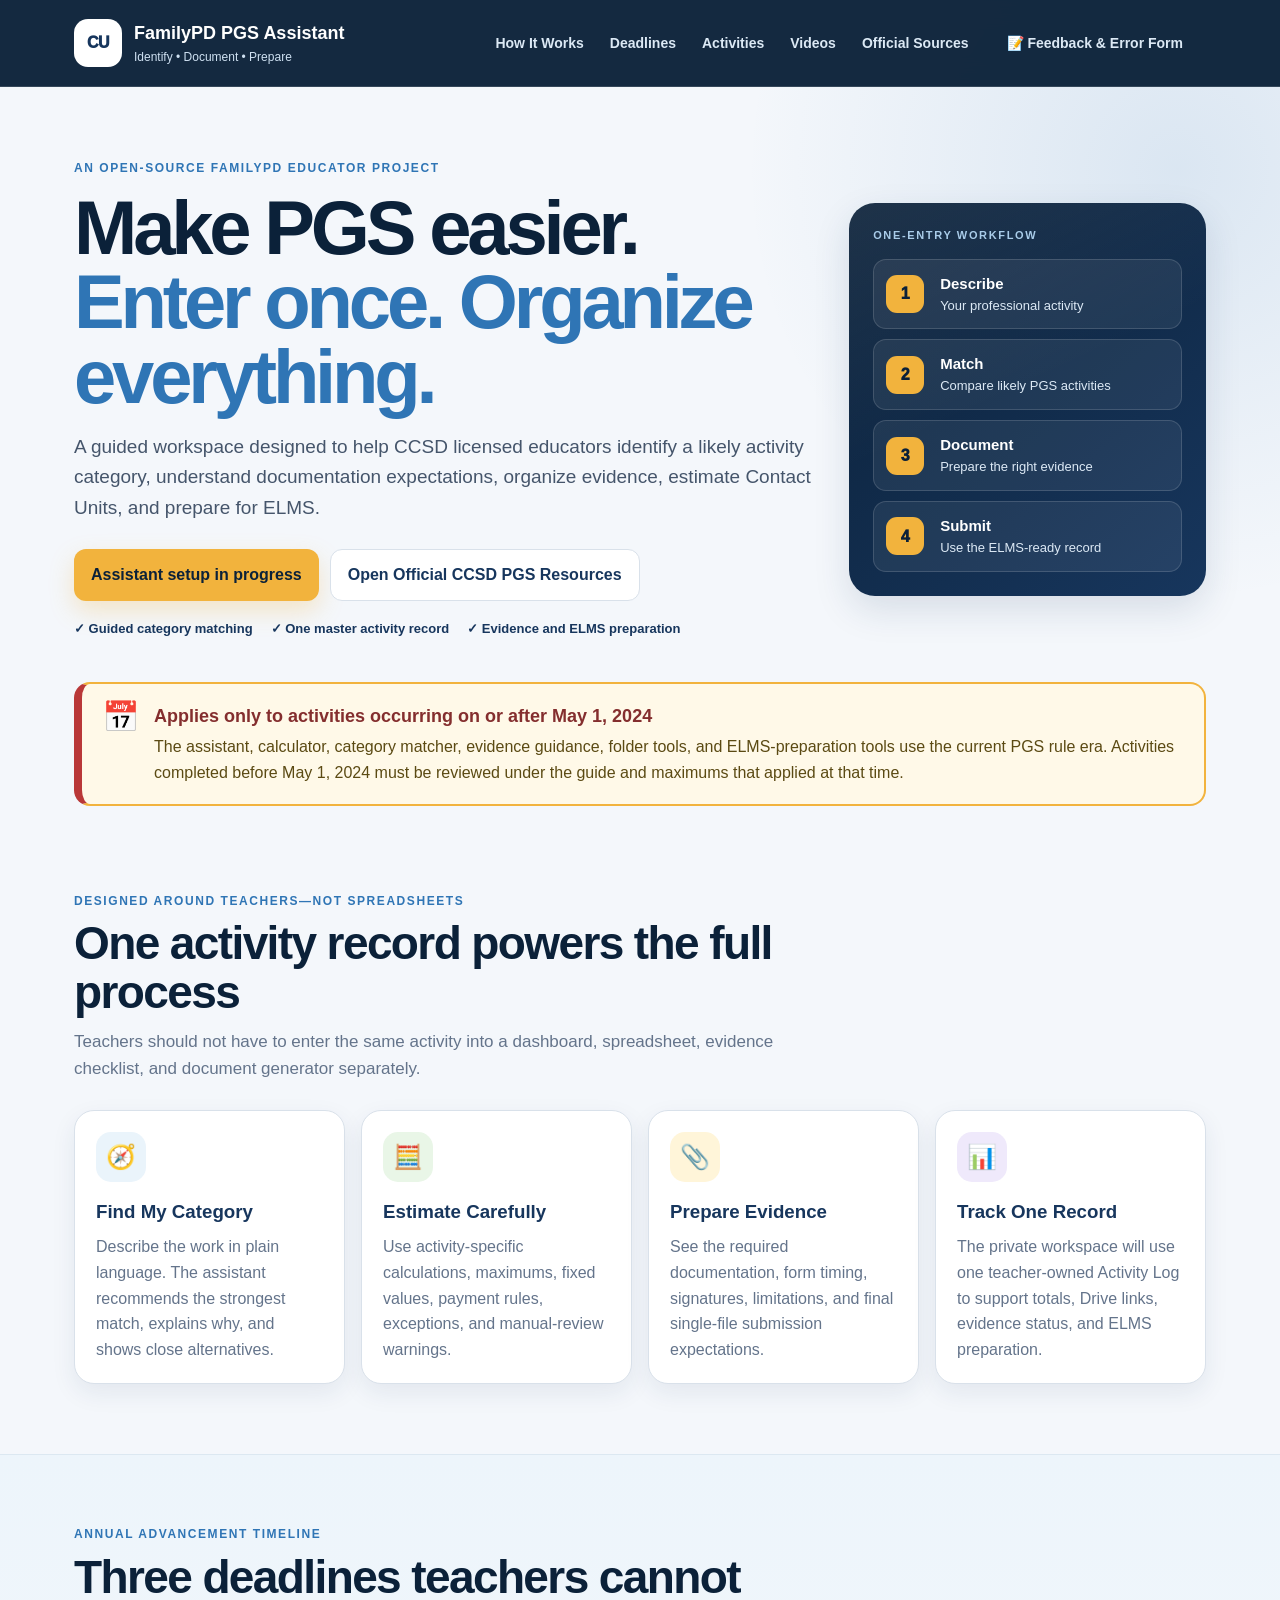
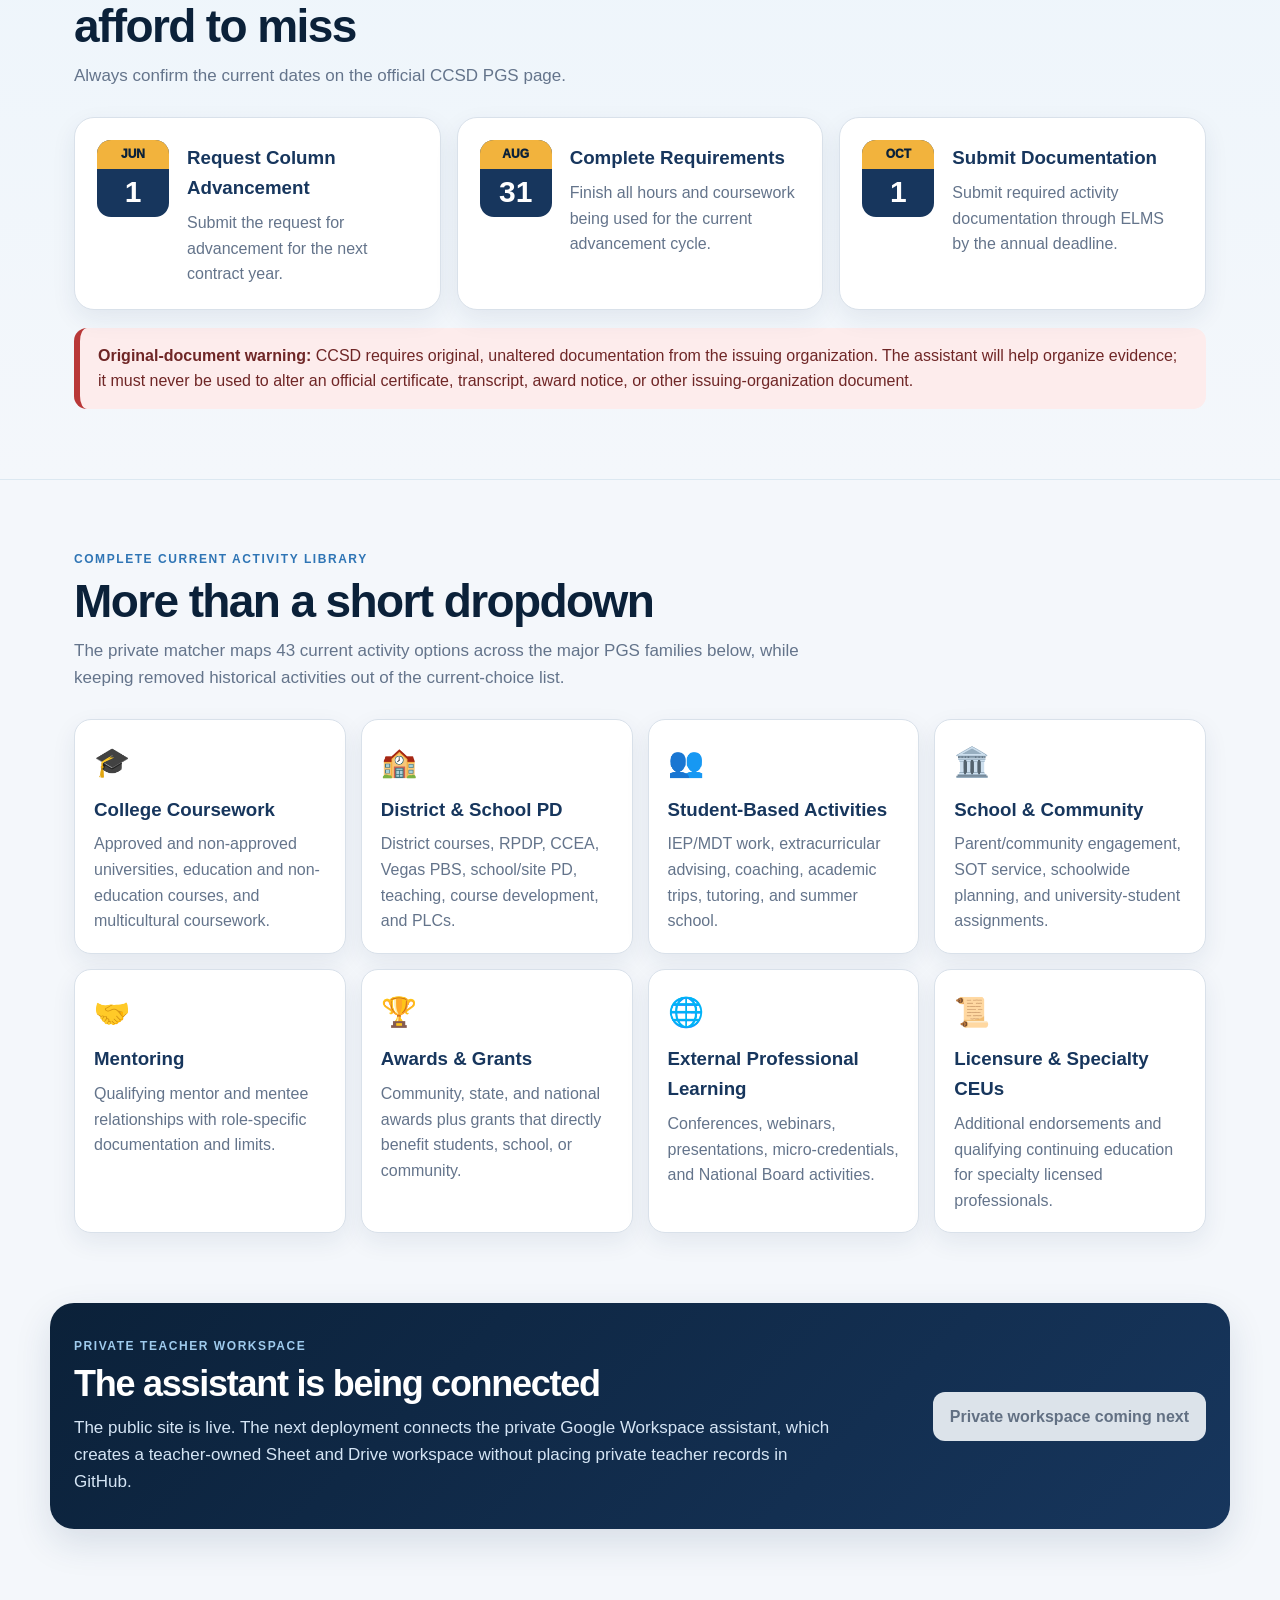
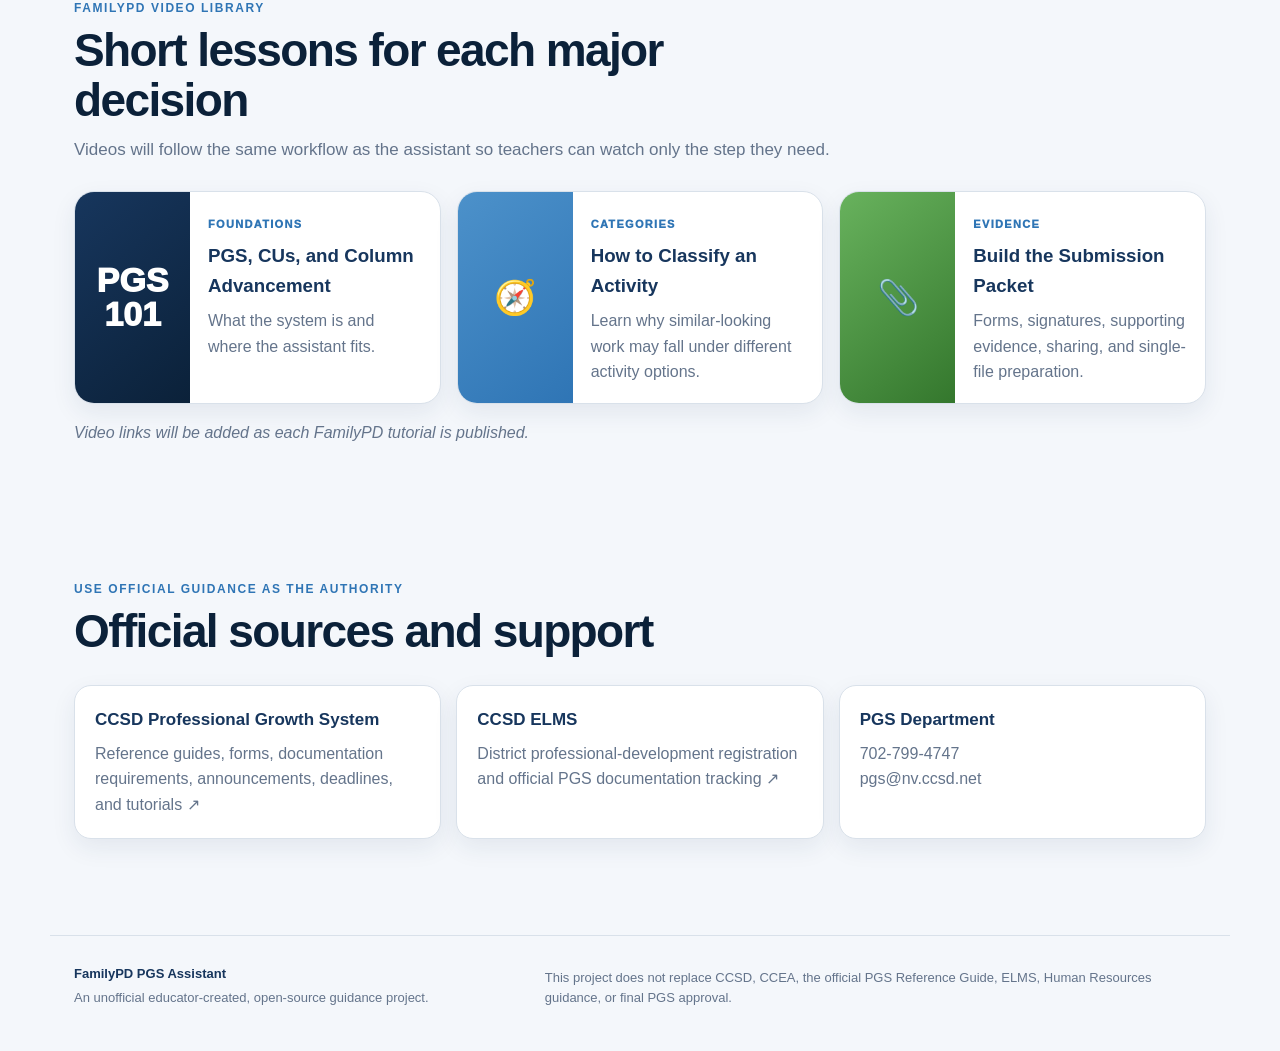
<file: index.html>
<!DOCTYPE html>
<html lang="en">
<head>
  <meta charset="UTF-8">
  <meta name="viewport" content="width=device-width, initial-scale=1">
  <meta name="description" content="FamilyPD PGS Assistant: unofficial educator-created guidance for organizing CCSD Professional Growth System contact-unit activities completed on or after May 1, 2024.">
  <meta name="theme-color" content="#17365d">
  <title>FamilyPD PGS Assistant</title>
  <link rel="stylesheet" href="assets/css/site.css">
</head>
<body>
  <a class="skip-link" href="#main-content">Skip to main content</a>

  <header class="site-header">
    <div class="header-inner">
      <a class="brand" href="#home" aria-label="FamilyPD PGS Assistant home">
        <span class="brand-mark">CU</span>
        <span>
          <strong>FamilyPD PGS Assistant</strong>
          <small>Identify • Document • Prepare</small>
        </span>
      </a>

      <button class="menu-button" id="menuButton" type="button"
        aria-expanded="false" aria-controls="siteNav">
        Menu
      </button>

      <nav id="siteNav" aria-label="Primary navigation">
        <a href="#how-it-works">How It Works</a>
        <a href="#deadlines">Deadlines</a>
        <a href="#categories">Activities</a>
        <a href="#videos">Videos</a>
        <a href="#sources">Official Sources</a>
        <a
  class="btn secondary"
  href="https://forms.gle/EAwDQHYwmpPixyQg7"
  target="_blank"
  rel="noopener"
  style="display:block; margin:10px 12px; text-align:center; text-decoration:none;"
>
  📝 Feedback &amp; Error Form
</a>
      </nav>
    </div>
  </header>

  <main id="main-content">
    <section class="hero" id="home">
      <div class="hero-content">
        <div class="eyebrow">An open-source FamilyPD educator project</div>
        <h1>Make PGS easier.<br><span>Enter once. Organize everything.</span></h1>
        <p class="hero-copy">
          A guided workspace designed to help CCSD licensed educators identify
          a likely activity category, understand documentation expectations,
          organize evidence, estimate Contact Units, and prepare for ELMS.
        </p>

        <div class="hero-actions">
          <a class="button primary" id="assistantButton" href="#assistant-status">
            Assistant setup in progress
          </a>
          <a class="button secondary"
             href="https://www.ccsd.net/resources/ccsd-professional-growth-system-pgs"
             target="_blank" rel="noopener">
            Open Official CCSD PGS Resources
          </a>
        </div>

        <div class="hero-points" aria-label="Project highlights">
          <span>✓ Guided category matching</span>
          <span>✓ One master activity record</span>
          <span>✓ Evidence and ELMS preparation</span>
        </div>
      </div>

      <div class="hero-panel" aria-label="PGS workflow preview">
        <div class="panel-label">ONE-ENTRY WORKFLOW</div>
        <div class="workflow-preview">
          <div><span>1</span><p><strong>Describe</strong>Your professional activity</p></div>
          <div><span>2</span><p><strong>Match</strong>Compare likely PGS activities</p></div>
          <div><span>3</span><p><strong>Document</strong>Prepare the right evidence</p></div>
          <div><span>4</span><p><strong>Submit</strong>Use the ELMS-ready record</p></div>
        </div>
      </div>
    </section>

    <section class="scope-banner" aria-labelledby="scope-heading">
      <div class="scope-icon" aria-hidden="true">📅</div>
      <div>
        <h2 id="scope-heading">Applies only to activities occurring on or after May 1, 2024</h2>
        <p>
          The assistant, calculator, category matcher, evidence guidance,
          folder tools, and ELMS-preparation tools use the current PGS rule era.
          Activities completed before May 1, 2024 must be reviewed under the
          guide and maximums that applied at that time.
        </p>
      </div>
    </section>

    <section class="section" id="how-it-works">
      <div class="section-heading">
        <div class="eyebrow">Designed around teachers—not spreadsheets</div>
        <h2>One activity record powers the full process</h2>
        <p>
          Teachers should not have to enter the same activity into a dashboard,
          spreadsheet, evidence checklist, and document generator separately.
        </p>
      </div>

      <div class="feature-grid">
        <article class="feature-card">
          <div class="feature-icon blue">🧭</div>
          <h3>Find My Category</h3>
          <p>
            Describe the work in plain language. The assistant recommends the
            strongest match, explains why, and shows close alternatives.
          </p>
        </article>
        <article class="feature-card">
          <div class="feature-icon green">🧮</div>
          <h3>Estimate Carefully</h3>
          <p>
            Use activity-specific calculations, maximums, fixed values,
            payment rules, exceptions, and manual-review warnings.
          </p>
        </article>
        <article class="feature-card">
          <div class="feature-icon gold">📎</div>
          <h3>Prepare Evidence</h3>
          <p>
            See the required documentation, form timing, signatures,
            limitations, and final single-file submission expectations.
          </p>
        </article>
        <article class="feature-card">
          <div class="feature-icon purple">📊</div>
          <h3>Track One Record</h3>
          <p>
            The private workspace will use one teacher-owned Activity Log to
            support totals, Drive links, evidence status, and ELMS preparation.
          </p>
        </article>
      </div>
    </section>

    <section class="section deadlines-section" id="deadlines">
      <div class="section-heading">
        <div class="eyebrow">Annual advancement timeline</div>
        <h2>Three deadlines teachers cannot afford to miss</h2>
        <p>Always confirm the current dates on the official CCSD PGS page.</p>
      </div>

      <div class="deadline-grid">
        <article class="deadline-card">
          <div class="deadline-date"><span>JUN</span><strong>1</strong></div>
          <div>
            <h3>Request Column Advancement</h3>
            <p>
              Submit the request for advancement for the next contract year.
            </p>
          </div>
        </article>
        <article class="deadline-card">
          <div class="deadline-date"><span>AUG</span><strong>31</strong></div>
          <div>
            <h3>Complete Requirements</h3>
            <p>
              Finish all hours and coursework being used for the current
              advancement cycle.
            </p>
          </div>
        </article>
        <article class="deadline-card">
          <div class="deadline-date"><span>OCT</span><strong>1</strong></div>
          <div>
            <h3>Submit Documentation</h3>
            <p>
              Submit required activity documentation through ELMS by the
              annual deadline.
            </p>
          </div>
        </article>
      </div>

      <div class="deadline-warning">
        <strong>Original-document warning:</strong>
        CCSD requires original, unaltered documentation from the issuing
        organization. The assistant will help organize evidence; it must never
        be used to alter an official certificate, transcript, award notice, or
        other issuing-organization document.
      </div>
    </section>

    <section class="section" id="categories">
      <div class="section-heading">
        <div class="eyebrow">Complete current activity library</div>
        <h2>More than a short dropdown</h2>
        <p>
          The private matcher maps 43 current activity options across the major
          PGS families below, while keeping removed historical activities out of
          the current-choice list.
        </p>
      </div>

      <div class="category-grid">
        <article><span>🎓</span><h3>College Coursework</h3><p>Approved and non-approved universities, education and non-education courses, and multicultural coursework.</p></article>
        <article><span>🏫</span><h3>District & School PD</h3><p>District courses, RPDP, CCEA, Vegas PBS, school/site PD, teaching, course development, and PLCs.</p></article>
        <article><span>👥</span><h3>Student-Based Activities</h3><p>IEP/MDT work, extracurricular advising, coaching, academic trips, tutoring, and summer school.</p></article>
        <article><span>🏛️</span><h3>School & Community</h3><p>Parent/community engagement, SOT service, schoolwide planning, and university-student assignments.</p></article>
        <article><span>🤝</span><h3>Mentoring</h3><p>Qualifying mentor and mentee relationships with role-specific documentation and limits.</p></article>
        <article><span>🏆</span><h3>Awards & Grants</h3><p>Community, state, and national awards plus grants that directly benefit students, school, or community.</p></article>
        <article><span>🌐</span><h3>External Professional Learning</h3><p>Conferences, webinars, presentations, micro-credentials, and National Board activities.</p></article>
        <article><span>📜</span><h3>Licensure & Specialty CEUs</h3><p>Additional endorsements and qualifying continuing education for specialty licensed professionals.</p></article>
      </div>
    </section>

    <section class="section assistant-status" id="assistant-status">
      <div>
        <div class="eyebrow">Private teacher workspace</div>
        <h2 id="assistantStatusHeading">The assistant is being connected</h2>
        <p id="assistantStatusText">
          The public site is live. The next deployment connects the private
          Google Workspace assistant, which creates a teacher-owned Sheet and
          Drive workspace without placing private teacher records in GitHub.
        </p>
      </div>
      <a class="button primary disabled" id="assistantStatusButton"
         href="#assistant-status" aria-disabled="true">
        Private workspace coming next
      </a>
    </section>

    <section class="section" id="videos">
      <div class="section-heading">
        <div class="eyebrow">FamilyPD video library</div>
        <h2>Short lessons for each major decision</h2>
        <p>
          Videos will follow the same workflow as the assistant so teachers can
          watch only the step they need.
        </p>
      </div>

      <div class="video-grid">
        <article class="video-card">
          <div class="video-thumb navy">PGS<br>101</div>
          <div><span>FOUNDATIONS</span><h3>PGS, CUs, and Column Advancement</h3><p>What the system is and where the assistant fits.</p></div>
        </article>
        <article class="video-card">
          <div class="video-thumb blue">🧭</div>
          <div><span>CATEGORIES</span><h3>How to Classify an Activity</h3><p>Learn why similar-looking work may fall under different activity options.</p></div>
        </article>
        <article class="video-card">
          <div class="video-thumb green">📎</div>
          <div><span>EVIDENCE</span><h3>Build the Submission Packet</h3><p>Forms, signatures, supporting evidence, sharing, and single-file preparation.</p></div>
        </article>
      </div>
      <p class="coming-soon">Video links will be added as each FamilyPD tutorial is published.</p>
    </section>

    <section class="section sources-section" id="sources">
      <div class="section-heading">
        <div class="eyebrow">Use official guidance as the authority</div>
        <h2>Official sources and support</h2>
      </div>

      <div class="source-grid">
        <a href="https://www.ccsd.net/resources/ccsd-professional-growth-system-pgs"
           target="_blank" rel="noopener">
          <strong>CCSD Professional Growth System</strong>
          <span>Reference guides, forms, documentation requirements, announcements, deadlines, and tutorials ↗</span>
        </a>
        <a href="https://www.ccsd.net/resources/elms"
           target="_blank" rel="noopener">
          <strong>CCSD ELMS</strong>
          <span>District professional-development registration and official PGS documentation tracking ↗</span>
        </a>
        <div>
          <strong>PGS Department</strong>
          <span>702-799-4747<br>pgs@nv.ccsd.net</span>
        </div>
      </div>
    </section>
  </main>

  <footer class="site-footer">
    <div>
      <strong>FamilyPD PGS Assistant</strong>
      <p>An unofficial educator-created, open-source guidance project.</p>
    </div>
    <p>
      This project does not replace CCSD, CCEA, the official PGS Reference
      Guide, ELMS, Human Resources guidance, or final PGS approval.
    </p>
  </footer>

  <script src="assets/js/site-config.js"></script>
  <script src="assets/js/site.js"></script>
</body>
</html>
</file>
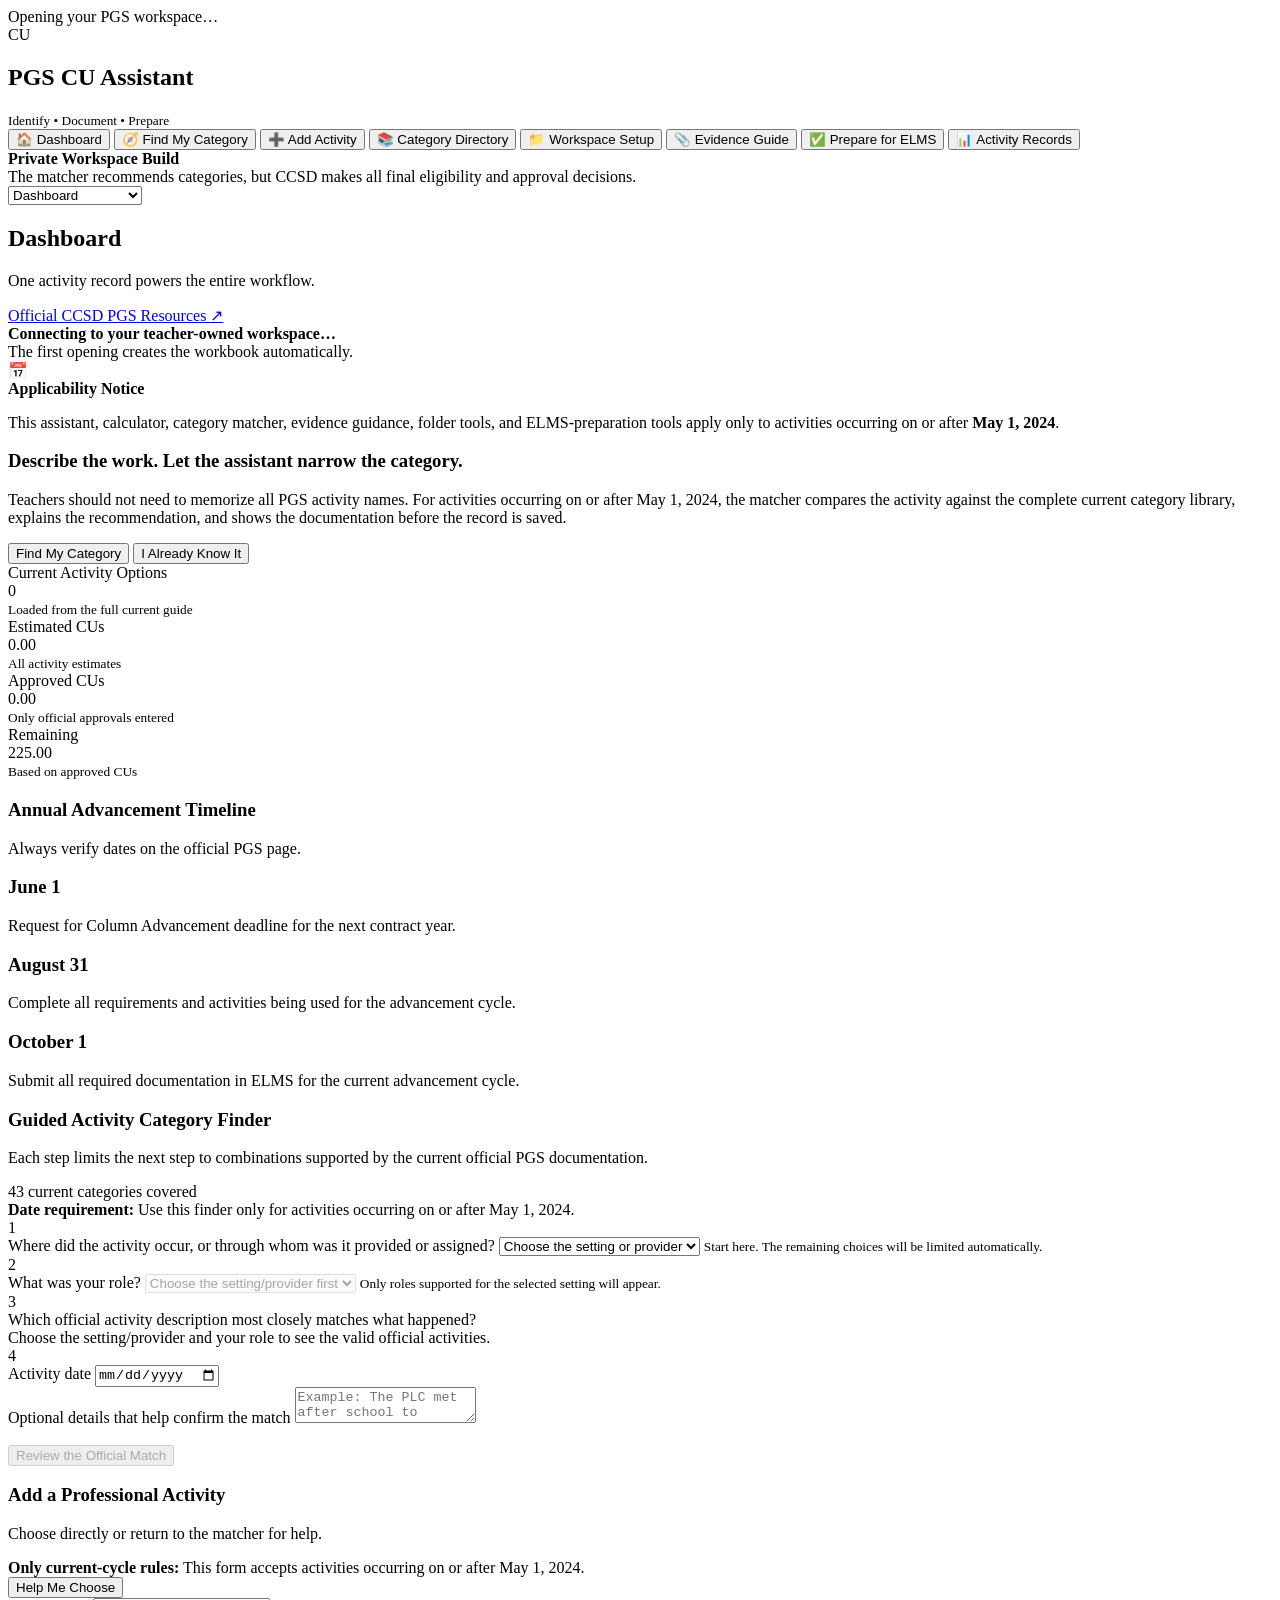
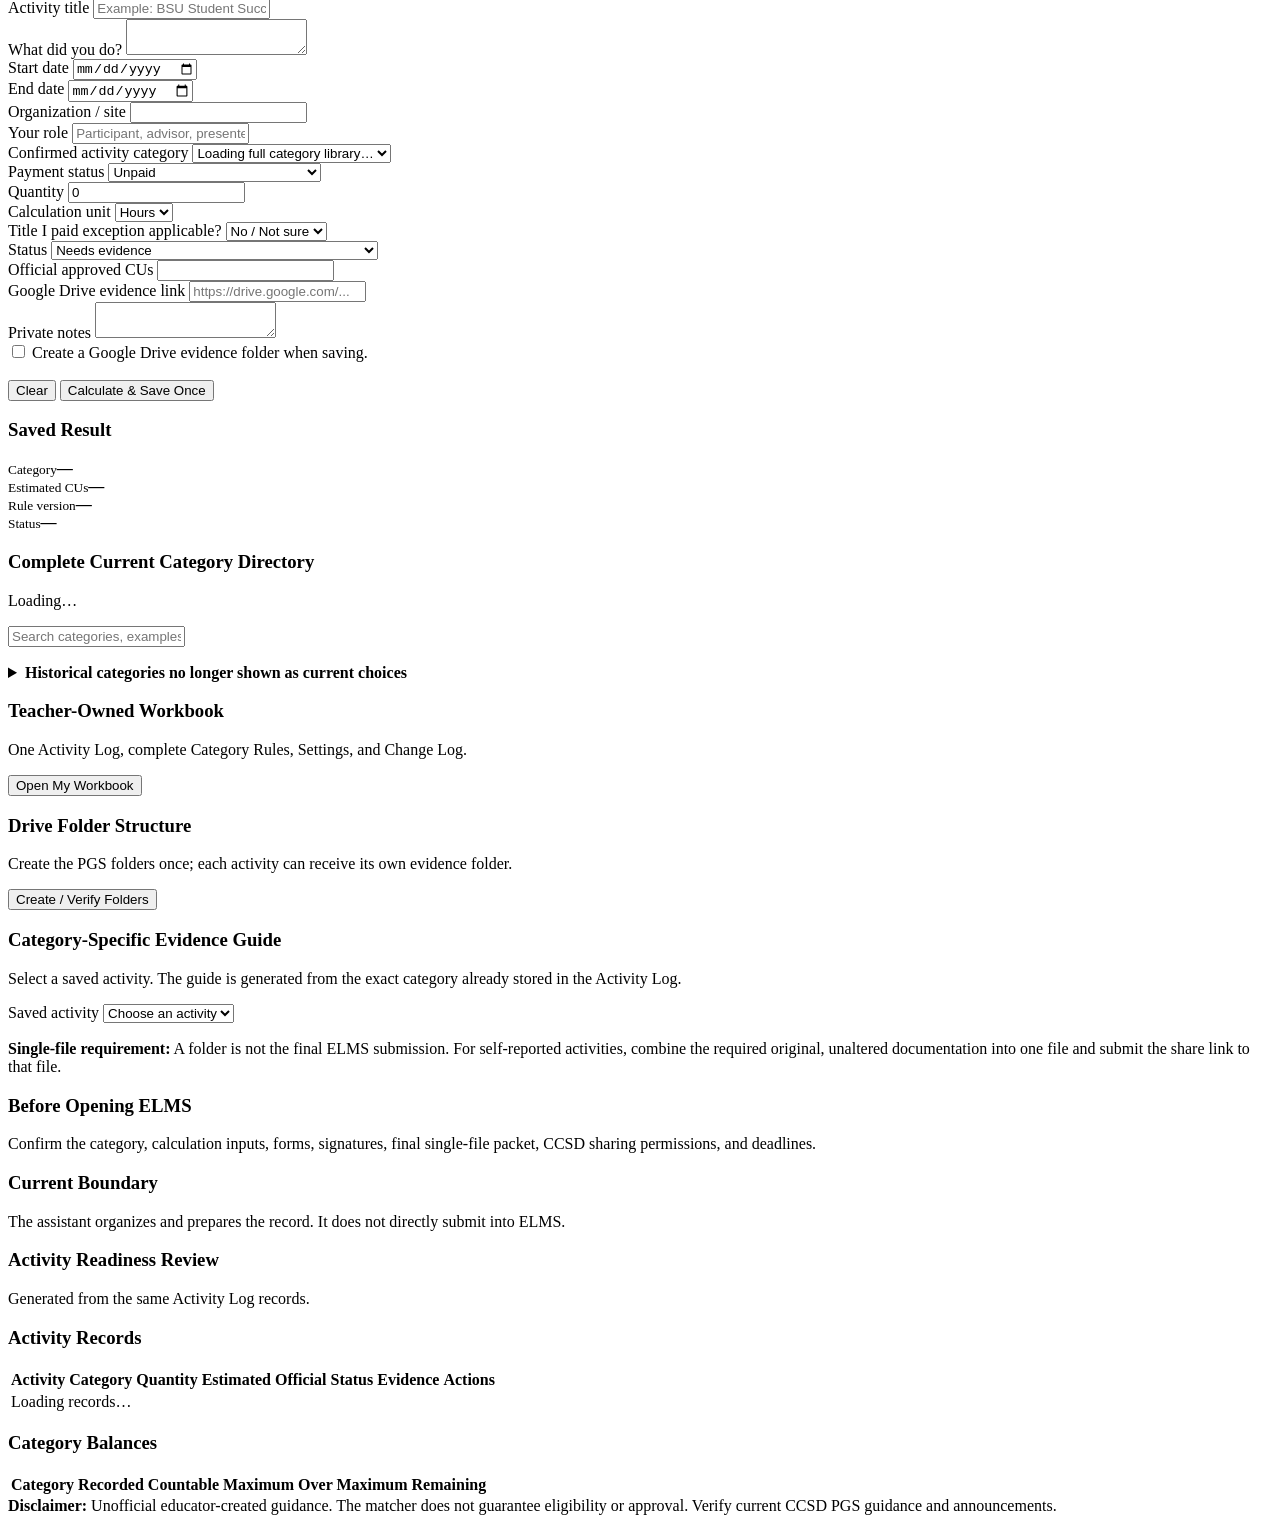
<file: apps-script/Index.html>
<!DOCTYPE html>
<html lang="en">
<head>
  <base target="_top">
  <meta charset="UTF-8">
  <meta name="description" content="Private PGS CU Assistant with a complete category matcher and teacher-owned Google workspace.">
  <style><?!= include('Styles'); ?></style>
</head>
<body>
<div id="loading" class="loading">
  <div><div class="spinner"></div><div id="loadingText">Opening your PGS workspace…</div></div>
</div>
<div id="toast" class="toast" role="status" aria-live="polite"></div>

<div class="shell">
  <aside>
    <div class="brand">
      <div class="logo">CU</div>
      <div><h1>PGS CU Assistant</h1><small>Identify • Document • Prepare</small></div>
    </div>
    <nav>
      <button class="active" data-view="dashboard">🏠 Dashboard</button>
      <button data-view="matcher">🧭 Find My Category</button>
      <button data-view="activity">➕ Add Activity</button>
      <button data-view="directory">📚 Category Directory</button>
      <button data-view="workspace">📁 Workspace Setup</button>
      <button data-view="evidence">📎 Evidence Guide</button>
      <button data-view="elms">✅ Prepare for ELMS</button>
      <button data-view="records">📊 Activity Records</button>
    </nav>
    <div class="note">
      <strong>Private Workspace Build</strong><br>
      The matcher recommends categories, but CCSD makes all final eligibility and approval decisions.
    </div>
  </aside>

  <main>
    <select class="mobile" id="mobileNav">
      <option value="dashboard">Dashboard</option>
      <option value="matcher">Find My Category</option>
      <option value="activity">Add Activity</option>
      <option value="directory">Category Directory</option>
      <option value="workspace">Workspace Setup</option>
      <option value="evidence">Evidence Guide</option>
      <option value="elms">Prepare for ELMS</option>
      <option value="records">Activity Records</option>
    </select>

    <div class="top">
      <div><h2 id="heading">Dashboard</h2><p id="sub">One activity record powers the entire workflow.</p></div>
      <a class="link" target="_blank" rel="noopener" href="https://ccsd.net/employees/current/employment/growth.php">Official CCSD PGS Resources ↗</a>
    </div>

    <div class="workspace-banner">
      <div>
        <strong id="workspaceStatus">Connecting to your teacher-owned workspace…</strong>
        <div class="muted" id="workspaceDetails">The first opening creates the workbook automatically.</div>
      </div>
      <div class="workspace-links">
        <a id="workbookLink" href="#" target="_blank" rel="noopener" hidden>Open Sheet</a>
        <a id="rootFolderLink" href="#" target="_blank" rel="noopener" hidden>Open PGS Folder</a>
      </div>
    </div>

    <div class="cutoff-banner" role="note">
      <div class="cutoff-icon">📅</div>
      <div>
        <strong>Applicability Notice</strong>
        <p>This assistant, calculator, category matcher, evidence guidance, folder tools, and ELMS-preparation tools apply only to activities occurring on or after <strong>May 1, 2024</strong>.</p>
      </div>
    </div>

    <section id="dashboard" class="view active">
      <div class="hero">
        <h3>Describe the work. Let the assistant narrow the category.</h3>
        <p>Teachers should not need to memorize all PGS activity names. For activities occurring on or after May 1, 2024, the matcher compares the activity against the complete current category library, explains the recommendation, and shows the documentation before the record is saved.</p>
        <div class="actions">
          <button class="btn gold" type="button" onclick="showView('matcher')">Find My Category</button>
          <button class="btn white" type="button" onclick="showView('activity')">I Already Know It</button>
        </div>
      </div>

      <div class="grid g4 stats">
        <div class="card stat"><div class="label">Current Activity Options</div><div class="value" id="libraryCount">0</div><small>Loaded from the full current guide</small></div>
        <div class="card stat"><div class="label">Estimated CUs</div><div class="value" id="estimated">0.00</div><small>All activity estimates</small></div>
        <div class="card stat"><div class="label">Approved CUs</div><div class="value" id="approved">0.00</div><small>Only official approvals entered</small></div>
        <div class="card stat"><div class="label">Remaining</div><div class="value" id="remaining">225.00</div><small>Based on approved CUs</small></div>
      </div>
      <div id="warningBox" class="notice warn"></div>
      <div class="section"><h3>Annual Advancement Timeline</h3><p>Always verify dates on the official PGS page.</p></div>
      <div class="grid g3">
        <div class="card"><h3>June 1</h3><p>Request for Column Advancement deadline for the next contract year.</p></div>
        <div class="card"><h3>August 31</h3><p>Complete all requirements and activities being used for the advancement cycle.</p></div>
        <div class="card"><h3>October 1</h3><p>Submit all required documentation in ELMS for the current advancement cycle.</p></div>
      </div>
    </section>

    <section id="matcher" class="view">
      <div class="card form">
        <div class="heading-actions">
          <div>
            <h3>Guided Activity Category Finder</h3>
            <p>Each step limits the next step to combinations supported by the current official PGS documentation.</p>
          </div>
          <span class="verified-badge">43 current categories covered</span>
        </div>

        <div class="notice warn">
          <strong>Date requirement:</strong> Use this finder only for activities occurring on or after May 1, 2024.
        </div>

        <div class="finder-steps">
          <div class="finder-step">
            <span class="step-number">1</span>
            <div class="field">
              <label for="matcherContext">Where did the activity occur, or through whom was it provided or assigned?</label>
              <select id="matcherContext">
                <option value="">Choose the setting or provider</option>
              </select>
              <small id="matcherContextHelp">Start here. The remaining choices will be limited automatically.</small>
            </div>
          </div>

          <div class="finder-step">
            <span class="step-number">2</span>
            <div class="field">
              <label for="matcherRole">What was your role?</label>
              <select id="matcherRole" disabled>
                <option value="">Choose the setting/provider first</option>
              </select>
              <small id="matcherRoleHelp">Only roles supported for the selected setting will appear.</small>
            </div>
          </div>

          <div class="finder-step activity-step">
            <span class="step-number">3</span>
            <div class="field full">
              <label>Which official activity description most closely matches what happened?</label>
              <input id="matcherActivity" type="hidden">
              <div id="matcherActivityList" class="finder-activity-list">
                <div class="empty-choice">Choose the setting/provider and your role to see the valid official activities.</div>
              </div>
            </div>
          </div>

          <div class="finder-step">
            <span class="step-number">4</span>
            <div class="fg compact-grid">
              <div class="field">
                <label for="matcherDate">Activity date</label>
                <input id="matcherDate" type="date" min="2024-05-01" required>
              </div>
              <div class="field">
                <label for="matcherDescription">Optional details that help confirm the match</label>
                <textarea id="matcherDescription" placeholder="Example: The PLC met after school to analyze WRS data and plan instructional interventions."></textarea>
              </div>
            </div>
          </div>
        </div>

        <div id="matcherSelectionHelp" class="selection-summary" hidden></div>

        <div class="actions" style="justify-content:flex-end;margin-top:18px">
          <button id="matchButton" class="btn blue" type="button" disabled>Review the Official Match</button>
        </div>
      </div>

      <div id="specialAlertArea"></div>
      <div id="matchResults" class="match-results"></div>
    </section>

    <section id="activity" class="view">
      <div class="card form">
        <div class="heading-actions">
          <div>
            <h3 id="formHeading">Add a Professional Activity</h3>
            <p>Choose directly or return to the matcher for help.</p><div class="notice warn"><strong>Only current-cycle rules:</strong> This form accepts activities occurring on or after May 1, 2024.</div>
          </div>
          <button class="btn ghost" type="button" onclick="showView('matcher')">Help Me Choose</button>
        </div>
        <form id="activityForm">
          <input id="activityId" type="hidden">
          <div class="fg">
            <div class="field full">
              <label for="title">Activity title</label>
              <input id="title" required placeholder="Example: BSU Student Success PLC Meeting">
            </div>
            <div class="field full">
              <label for="description">What did you do?</label>
              <textarea id="description" required></textarea>
            </div>
            <div class="field" id="startDateField">
              <label id="startDateLabel" for="startDate">Start date</label>
              <input id="startDate" type="date" min="2024-05-01" required>
            </div>
            <div class="field" id="endDateField">
              <label id="endDateLabel" for="endDate">End date</label>
              <input id="endDate" type="date" min="2024-05-01">
            </div>
            <div class="field">
              <label for="organization">Organization / site</label>
              <input id="organization">
            </div>
            <div class="field">
              <label for="role">Your role</label>
              <input id="role" placeholder="Participant, advisor, presenter…">
            </div>
            <div class="field full">
              <label for="categoryKey">Confirmed activity category</label>
              <select id="categoryKey" required><option value="">Loading full category library…</option></select>
            </div>
            <div id="categoryGuidance" class="category-guidance full" hidden></div>

            <div class="session-panel full" id="sessionSection" hidden>
              <div class="session-heading">
                <div>
                  <h4>Activity Session Log</h4>
                  <p>Enter each meeting or work session. Hours are calculated automatically after breaks.</p>
                </div>
                <button class="btn small ghost" id="addSessionButton" type="button">+ Add Session</button>
              </div>
              <div class="session-note" id="sessionInputBasis">
                Use separate activity records when the work belongs to different PGS categories. Payment status may vary by session.
              </div>
              <div class="session-table-wrap">
                <table class="session-table">
                  <thead>
                    <tr>
                      <th>Date</th>
                      <th>Start</th>
                      <th>End</th>
                      <th>Break</th>
                      <th>Payment</th>
                      <th>Hours</th>
                      <th></th>
                    </tr>
                  </thead>
                  <tbody id="sessionRows"></tbody>
                </table>
              </div>
              <div class="session-total">
                <span>Total qualifying time</span>
                <strong id="sessionTotal">0.00 hours</strong>
              </div>
              <div class="notice warn" id="sessionWarning" hidden></div>
            </div>
            <div class="field" id="paymentStatusField">
              <label for="paymentStatus">Payment status</label>
              <select id="paymentStatus">
                <option value="unpaid">Unpaid</option>
                <option value="paid">Paid stipend / supplemental rate</option>
                <option value="contract">Regular contractual rate</option>
              </select>
            </div>
            <div class="field" id="quantityField">
              <label id="quantityLabel" for="quantity">Quantity</label>
              <input id="quantity" type="number" min="0" step="1" value="0">
              <small id="quantityHelp"></small>
            </div>
            <div class="field" id="unitField">
              <label for="unit">Calculation unit</label>
              <select id="unit"><option value="hours">Hours</option></select>
            </div>
            <div class="field" id="titleIField">
              <label for="titleIException">Title I paid exception applicable?</label>
              <select id="titleIException">
                <option value="no">No / Not sure</option>
                <option value="yes">Yes</option>
              </select>
            </div>
            <div class="field">
              <label for="status">Status</label>
              <select id="status">
                <option>Needs evidence</option>
                <option>In progress</option>
                <option>Ready for ELMS</option>
                <option>Submitted</option>
                <option>Returned for corrections</option>
                <option>Approved — enter only after official CCSD approval</option>
                <option>Denied</option>
              </select>
            </div>
            <div class="field">
              <label for="officialApprovedCUs">Official approved CUs</label>
              <input id="officialApprovedCUs" type="number" min="0" step=".01">
            </div>
            <div class="field full">
              <label for="evidenceLink">Google Drive evidence link</label>
              <input id="evidenceLink" type="url" placeholder="https://drive.google.com/...">
            </div>
            <div class="field full">
              <label for="notes">Private notes</label>
              <textarea id="notes"></textarea>
            </div>
            <label class="checkline full">
              <input id="createFolder" type="checkbox">
              Create a Google Drive evidence folder when saving.
            </label>
          </div>
          <div class="actions" style="justify-content:flex-end;margin-top:18px">
            <button type="reset" class="btn ghost">Clear</button>
            <button id="saveButton" class="btn blue">Calculate & Save Once</button>
          </div>
        </form>
        <div class="result" id="result">
          <h3>Saved Result</h3>
          <div class="rg">
            <div class="rb"><small>Category</small><strong id="resultCategory">—</strong></div>
            <div class="rb"><small>Estimated CUs</small><strong id="resultCUs">—</strong></div>
            <div class="rb"><small>Rule version</small><strong id="resultRule">—</strong></div>
            <div class="rb"><small>Status</small><strong id="resultStatus">—</strong></div>
          </div>
        </div>
      </div>
    </section>

    <section id="directory" class="view">
      <div class="card">
        <div class="heading-actions">
          <div><h3>Complete Current Category Directory</h3><p id="directoryCount">Loading…</p><p class="verified-label" id="ruleAuditLabel"></p></div>
          <input id="directorySearch" class="search-box" placeholder="Search categories, examples, or keywords">
        </div>
        <div id="directoryGroups"></div>
      </div>
      <details class="card" style="margin-top:17px">
        <summary><strong>Historical categories no longer shown as current choices</strong></summary>
        <p>These remain in the project archive so the system does not lose the history, but they are not presented as current categories.</p>
        <div id="expiredList" class="columns-list"></div>
      </details>
    </section>

    <section id="workspace" class="view">
      <div class="grid g2">
        <div class="card"><h3>Teacher-Owned Workbook</h3><p>One Activity Log, complete Category Rules, Settings, and Change Log.</p><button id="openWorkbookButton" class="btn blue" type="button">Open My Workbook</button></div>
        <div class="card"><h3>Drive Folder Structure</h3><p>Create the PGS folders once; each activity can receive its own evidence folder.</p><button id="createFoldersButton" class="btn green" type="button">Create / Verify Folders</button></div>
      </div>
    </section>

    <section id="evidence" class="view">
      <div class="card form">
        <h3>Category-Specific Evidence Guide</h3>
        <p>Select a saved activity. The guide is generated from the exact category already stored in the Activity Log.</p>
        <div class="field">
          <label for="evidenceActivitySelect">Saved activity</label>
          <select id="evidenceActivitySelect"><option value="">Choose an activity</option></select>
        </div>
      </div>
      <div id="evidenceGuideOutput" style="margin-top:17px"></div>
    </section>

    <section id="elms" class="view">
      <div class="notice warn"><strong>Single-file requirement:</strong> A folder is not the final ELMS submission. For self-reported activities, combine the required original, unaltered documentation into one file and submit the share link to that file.</div>
      <div class="grid g2">
        <div class="card"><h3>Before Opening ELMS</h3><p>Confirm the category, calculation inputs, forms, signatures, final single-file packet, CCSD sharing permissions, and deadlines.</p></div>
        <div class="card"><h3>Current Boundary</h3><p>The assistant organizes and prepares the record. It does not directly submit into ELMS.</p></div>
      </div>
      <div class="section"><h3>Activity Readiness Review</h3><p>Generated from the same Activity Log records.</p></div>
      <div id="elmsReadinessOutput"></div>
    </section>

    <section id="records" class="view">
      <div class="card">
        <h3>Activity Records</h3>
        <div style="overflow:auto">
          <table>
            <thead><tr><th>Activity</th><th>Category</th><th>Quantity</th><th>Estimated</th><th>Official</th><th>Status</th><th>Evidence</th><th>Actions</th></tr></thead>
            <tbody id="recordsBody"><tr><td colspan="8">Loading records…</td></tr></tbody>
          </table>
        </div>
      </div>
      <div class="card" style="margin-top:17px">
        <h3>Category Balances</h3>
        <div style="overflow:auto"><table><thead><tr><th>Category</th><th>Recorded</th><th>Countable</th><th>Maximum</th><th>Over Maximum</th><th>Remaining</th></tr></thead><tbody id="categoryBody"></tbody></table></div>
      </div>
    </section>

    <footer><strong>Disclaimer:</strong> Unofficial educator-created guidance. The matcher does not guarantee eligibility or approval. Verify current CCSD PGS guidance and announcements.</footer>
  </main>
</div>
<?!= include('Client'); ?>
</body>
</html>
</file>
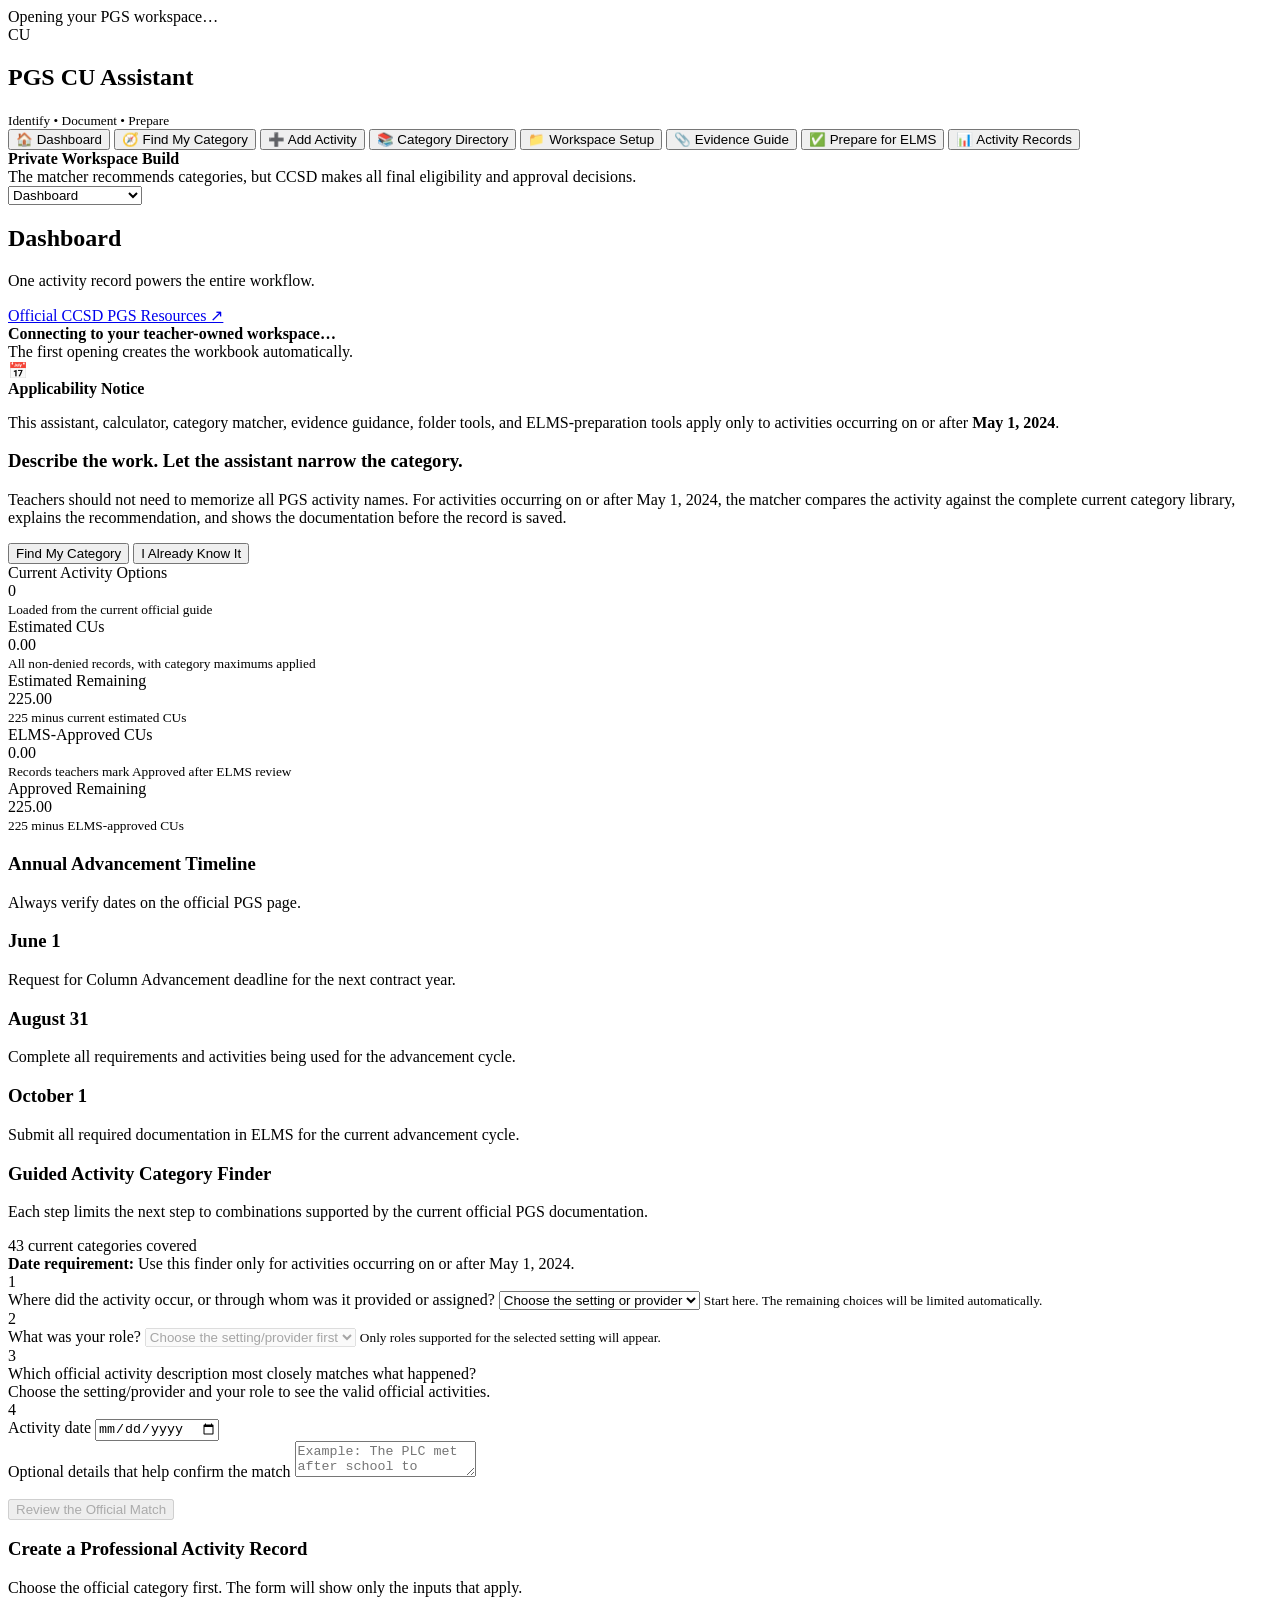
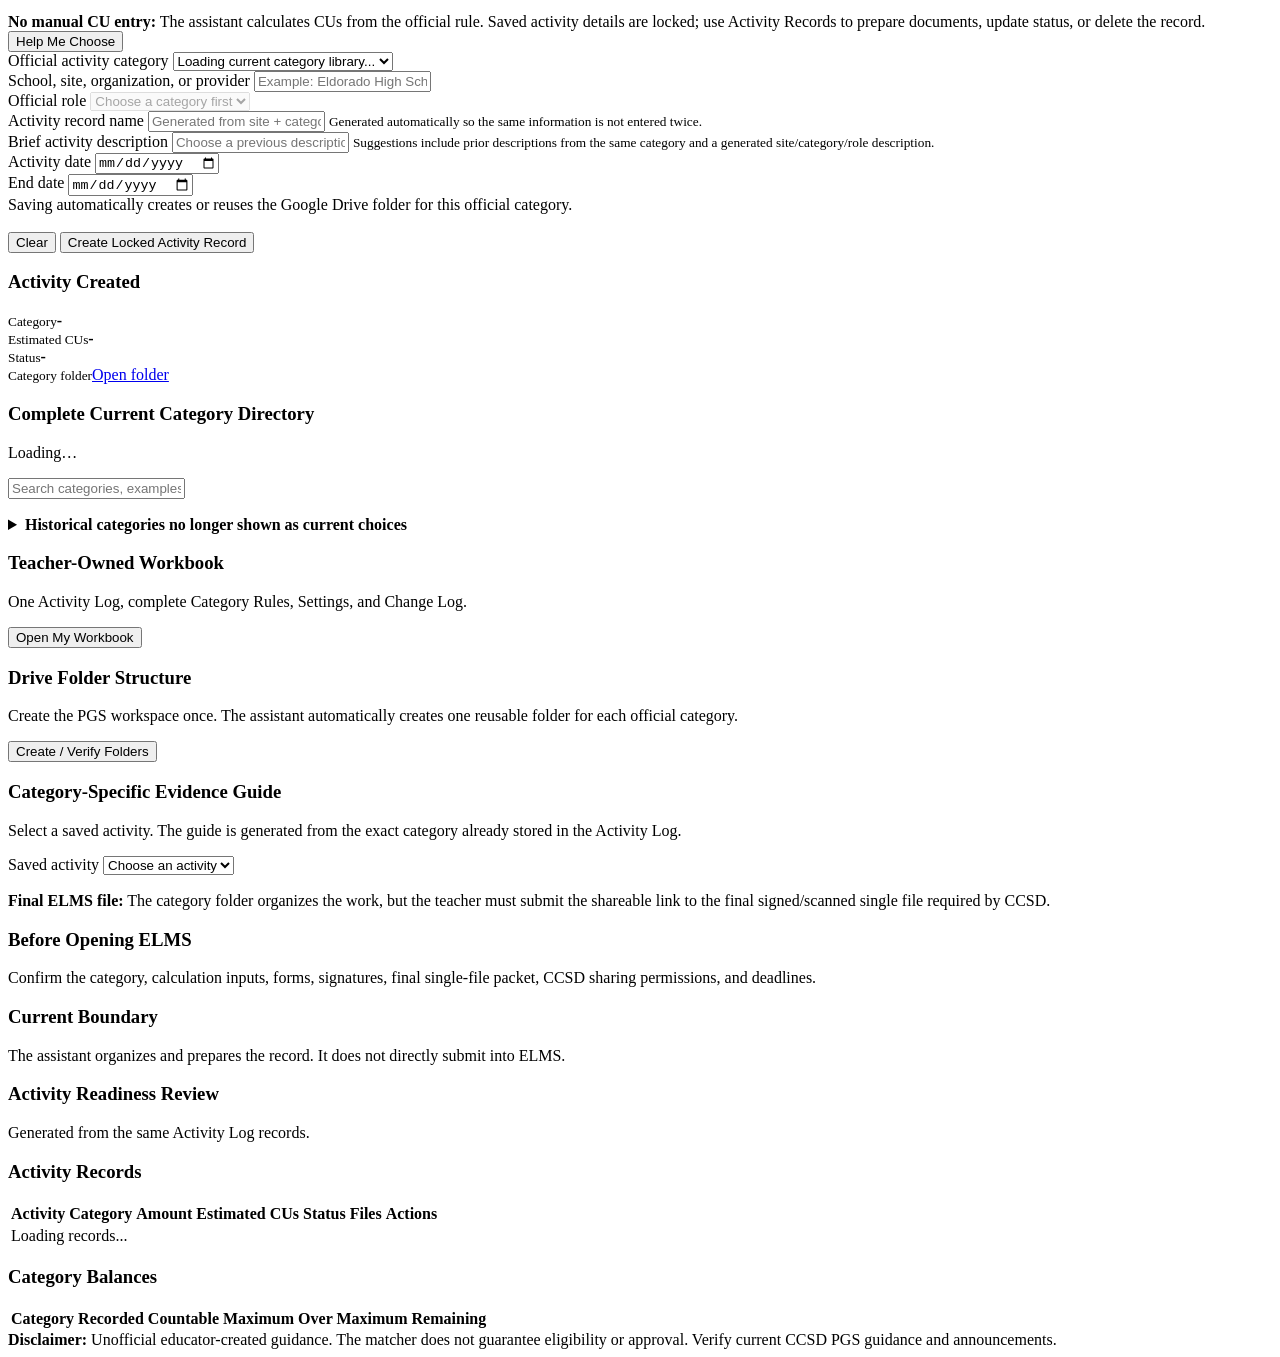
<file: paste-ready/Index.html>
<!DOCTYPE html>
<html lang="en">
<head>
  <base target="_top">
  <meta charset="UTF-8">
  <meta name="description" content="Private PGS CU Assistant with a complete category matcher and teacher-owned Google workspace.">
  <style><?!= include('Styles'); ?></style>
</head>
<body>
<div id="loading" class="loading">
  <div><div class="spinner"></div><div id="loadingText">Opening your PGS workspace…</div></div>
</div>
<div id="toast" class="toast" role="status" aria-live="polite"></div>

<div class="shell">
  <aside>
    <div class="brand">
      <div class="logo">CU</div>
      <div><h1>PGS CU Assistant</h1><small>Identify • Document • Prepare</small></div>
    </div>
    <nav>
      <button class="active" data-view="dashboard">🏠 Dashboard</button>
      <button data-view="matcher">🧭 Find My Category</button>
      <button data-view="activity">➕ Add Activity</button>
      <button data-view="directory">📚 Category Directory</button>
      <button data-view="workspace">📁 Workspace Setup</button>
      <button data-view="evidence">📎 Evidence Guide</button>
      <button data-view="elms">✅ Prepare for ELMS</button>
      <button data-view="records">📊 Activity Records</button>
    </nav>
    <div class="note">
      <strong>Private Workspace Build</strong><br>
      The matcher recommends categories, but CCSD makes all final eligibility and approval decisions.
    </div>
  </aside>

  <main>
    <select class="mobile" id="mobileNav">
      <option value="dashboard">Dashboard</option>
      <option value="matcher">Find My Category</option>
      <option value="activity">Add Activity</option>
      <option value="directory">Category Directory</option>
      <option value="workspace">Workspace Setup</option>
      <option value="evidence">Evidence Guide</option>
      <option value="elms">Prepare for ELMS</option>
      <option value="records">Activity Records</option>
    </select>

    <div class="top">
      <div><h2 id="heading">Dashboard</h2><p id="sub">One activity record powers the entire workflow.</p></div>
      <a class="link" target="_blank" rel="noopener" href="https://ccsd.net/employees/current/employment/growth.php">Official CCSD PGS Resources ↗</a>
    </div>

    <div class="workspace-banner">
      <div>
        <strong id="workspaceStatus">Connecting to your teacher-owned workspace…</strong>
        <div class="muted" id="workspaceDetails">The first opening creates the workbook automatically.</div>
      </div>
      <div class="workspace-links">
        <a id="workbookLink" href="#" target="_blank" rel="noopener" hidden>Open Sheet</a>
        <a id="rootFolderLink" href="#" target="_blank" rel="noopener" hidden>Open PGS Folder</a>
      </div>
    </div>

    <div class="cutoff-banner" role="note">
      <div class="cutoff-icon">📅</div>
      <div>
        <strong>Applicability Notice</strong>
        <p>This assistant, calculator, category matcher, evidence guidance, folder tools, and ELMS-preparation tools apply only to activities occurring on or after <strong>May 1, 2024</strong>.</p>
      </div>
    </div>

    <section id="dashboard" class="view active">
      <div class="hero">
        <h3>Describe the work. Let the assistant narrow the category.</h3>
        <p>Teachers should not need to memorize all PGS activity names. For activities occurring on or after May 1, 2024, the matcher compares the activity against the complete current category library, explains the recommendation, and shows the documentation before the record is saved.</p>
        <div class="actions">
          <button class="btn gold" type="button" onclick="showView('matcher')">Find My Category</button>
          <button class="btn white" type="button" onclick="showView('activity')">I Already Know It</button>
        </div>
      </div>

      <div class="grid g5 stats">
        <div class="card stat"><div class="label">Current Activity Options</div><div class="value" id="libraryCount">0</div><small>Loaded from the current official guide</small></div>
        <div class="card stat"><div class="label">Estimated CUs</div><div class="value" id="estimated">0.00</div><small>All non-denied records, with category maximums applied</small></div>
        <div class="card stat"><div class="label">Estimated Remaining</div><div class="value" id="estimatedRemaining">225.00</div><small>225 minus current estimated CUs</small></div>
        <div class="card stat"><div class="label">ELMS-Approved CUs</div><div class="value" id="approved">0.00</div><small>Records teachers mark Approved after ELMS review</small></div>
        <div class="card stat"><div class="label">Approved Remaining</div><div class="value" id="approvedRemaining">225.00</div><small>225 minus ELMS-approved CUs</small></div>
      </div>
      <div id="warningBox" class="notice warn"></div>
      <div class="section"><h3>Annual Advancement Timeline</h3><p>Always verify dates on the official PGS page.</p></div>
      <div class="grid g3">
        <div class="card"><h3>June 1</h3><p>Request for Column Advancement deadline for the next contract year.</p></div>
        <div class="card"><h3>August 31</h3><p>Complete all requirements and activities being used for the advancement cycle.</p></div>
        <div class="card"><h3>October 1</h3><p>Submit all required documentation in ELMS for the current advancement cycle.</p></div>
      </div>
    </section>

    <section id="matcher" class="view">
      <div class="card form">
        <div class="heading-actions">
          <div>
            <h3>Guided Activity Category Finder</h3>
            <p>Each step limits the next step to combinations supported by the current official PGS documentation.</p>
          </div>
          <span class="verified-badge">43 current categories covered</span>
        </div>

        <div class="notice warn">
          <strong>Date requirement:</strong> Use this finder only for activities occurring on or after May 1, 2024.
        </div>

        <div class="finder-steps">
          <div class="finder-step">
            <span class="step-number">1</span>
            <div class="field">
              <label for="matcherContext">Where did the activity occur, or through whom was it provided or assigned?</label>
              <select id="matcherContext">
                <option value="">Choose the setting or provider</option>
              </select>
              <small id="matcherContextHelp">Start here. The remaining choices will be limited automatically.</small>
            </div>
          </div>

          <div class="finder-step">
            <span class="step-number">2</span>
            <div class="field">
              <label for="matcherRole">What was your role?</label>
              <select id="matcherRole" disabled>
                <option value="">Choose the setting/provider first</option>
              </select>
              <small id="matcherRoleHelp">Only roles supported for the selected setting will appear.</small>
            </div>
          </div>

          <div class="finder-step activity-step">
            <span class="step-number">3</span>
            <div class="field full">
              <label>Which official activity description most closely matches what happened?</label>
              <input id="matcherActivity" type="hidden">
              <div id="matcherActivityList" class="finder-activity-list">
                <div class="empty-choice">Choose the setting/provider and your role to see the valid official activities.</div>
              </div>
            </div>
          </div>

          <div class="finder-step">
            <span class="step-number">4</span>
            <div class="fg compact-grid">
              <div class="field">
                <label for="matcherDate">Activity date</label>
                <input id="matcherDate" type="date" min="2024-05-01" required>
              </div>
              <div class="field">
                <label for="matcherDescription">Optional details that help confirm the match</label>
                <textarea id="matcherDescription" placeholder="Example: The PLC met after school to analyze WRS data and plan instructional interventions."></textarea>
              </div>
            </div>
          </div>
        </div>

        <div id="matcherSelectionHelp" class="selection-summary" hidden></div>

        <div class="actions" style="justify-content:flex-end;margin-top:18px">
          <button id="matchButton" class="btn blue" type="button" disabled>Review the Official Match</button>
        </div>
      </div>

      <div id="specialAlertArea"></div>
      <div id="matchResults" class="match-results"></div>
    </section>

    <section id="activity" class="view">
      <div class="card form">
        <div class="heading-actions">
          <div>
            <h3 id="formHeading">Create a Professional Activity Record</h3>
            <p>Choose the official category first. The form will show only the inputs that apply.</p>
            <div class="notice warn">
              <strong>No manual CU entry:</strong> The assistant calculates CUs from the official rule. Saved activity details are locked; use Activity Records to prepare documents, update status, or delete the record.
            </div>
          </div>
          <button class="btn ghost" type="button" onclick="showView('matcher')">Help Me Choose</button>
        </div>

        <form id="activityForm">
          <input id="activityId" type="hidden">
          <input id="titleIException" type="hidden" value="no">

          <div class="fg">
            <div class="field full">
              <label for="categoryKey">Official activity category</label>
              <select id="categoryKey" required>
                <option value="">Loading current category library...</option>
              </select>
            </div>

            <div id="categoryGuidance" class="category-guidance full" hidden></div>

            <div class="field">
              <label for="organization">School, site, organization, or provider</label>
              <input id="organization" list="organizationSuggestions" required placeholder="Example: Eldorado High School">
              <datalist id="organizationSuggestions"></datalist>
            </div>

            <div class="field">
              <label for="role">Official role</label>
              <select id="role" required disabled>
                <option value="">Choose a category first</option>
              </select>
            </div>

            <div class="field full">
              <label for="title">Activity record name</label>
              <input id="title" readonly placeholder="Generated from site + category + role">
              <small>Generated automatically so the same information is not entered twice.</small>
            </div>

            <div class="field full" id="descriptionField">
              <label for="description">Brief activity description</label>
              <input id="description" list="descriptionSuggestions" placeholder="Choose a previous description or type a new one">
              <small>Suggestions include prior descriptions from the same category and a generated site/category/role description.</small>
            </div>

            <datalist id="descriptionSuggestions"></datalist>

            <div class="field" id="startDateField">
              <label id="startDateLabel" for="startDate">Activity date</label>
              <input id="startDate" type="date" min="2024-05-01">
            </div>

            <div class="field" id="endDateField">
              <label id="endDateLabel" for="endDate">End date</label>
              <input id="endDate" type="date" min="2024-05-01">
            </div>

            <div class="field" id="paymentStatusField" hidden>
              <label for="paymentStatus">Payment status for the entire activity</label>
              <select id="paymentStatus">
                <option value="unpaid">Unpaid</option>
                <option value="paid">Paid stipend / supplemental rate</option>
                <option value="contract">Regular contractual rate</option>
              </select>
              <small>All sessions in one time-based activity must use the same payment status.</small>
            </div>

            <div class="session-panel full" id="sessionSection" hidden>
              <div class="session-heading">
                <div>
                  <h4>Activity Session Log</h4>
                  <p>Enter each session once. Hours and estimated CUs are calculated from the times.</p>
                </div>
                <button class="btn small ghost" id="addSessionButton" type="button">+ Duplicate / Add Session</button>
              </div>

              <div class="session-template">
                <div class="field">
                  <label for="sessionDescriptionTemplate">Reusable session description</label>
                  <input id="sessionDescriptionTemplate" list="descriptionSuggestions" placeholder="Example: Delivered credit-retrieval instruction">
                </div>
                <button class="btn small ghost" id="applySessionDescriptionButton" type="button">Apply to Blank Sessions</button>
              </div>

              <div class="session-note" id="sessionInputBasis">
                New rows copy the previous row's times and description while leaving the date blank.
              </div>

              <div class="session-table-wrap">
                <table class="session-table">
                  <thead>
                    <tr>
                      <th>Date</th>
                      <th>Start</th>
                      <th>End</th>
                      <th>Break</th>
                      <th>Description</th>
                      <th>Hours</th>
                      <th></th>
                    </tr>
                  </thead>
                  <tbody id="sessionRows"></tbody>
                </table>
              </div>

              <div class="session-total">
                <span>Total qualifying time</span>
                <strong id="sessionTotal">0.00 hours</strong>
              </div>
              <div class="notice warn" id="sessionWarning" hidden></div>
            </div>

            <div class="field" id="quantityField" hidden>
              <label id="quantityLabel" for="quantity">Quantity</label>
              <input id="quantity" type="number" min="0" step="1" value="0">
              <small id="quantityHelp"></small>
            </div>

            <div class="field" id="unitField" hidden>
              <label for="unit">Evidence measurement</label>
              <select id="unit"><option value="hours">Hours</option></select>
            </div>

            <div class="notice info full" id="saveWorkflowNotice">
              Saving automatically creates or reuses the Google Drive folder for this official category.
            </div>
          </div>

          <div class="actions" style="justify-content:flex-end;margin-top:18px">
            <button type="reset" class="btn ghost">Clear</button>
            <button id="saveButton" class="btn blue">Create Locked Activity Record</button>
          </div>
        </form>

        <div class="result" id="result">
          <h3>Activity Created</h3>
          <div class="rg">
            <div class="rb"><small>Category</small><strong id="resultCategory">-</strong></div>
            <div class="rb"><small>Estimated CUs</small><strong id="resultCUs">-</strong></div>
            <div class="rb"><small>Status</small><strong id="resultStatus">-</strong></div>
            <div class="rb"><small>Category folder</small><a id="resultFolder" href="#" target="_blank" rel="noopener">Open folder</a></div>
          </div>
        </div>
      </div>
    </section>

    <section id="directory" class="view">
      <div class="card">
        <div class="heading-actions">
          <div><h3>Complete Current Category Directory</h3><p id="directoryCount">Loading…</p><p class="verified-label" id="ruleAuditLabel"></p></div>
          <input id="directorySearch" class="search-box" placeholder="Search categories, examples, or keywords">
        </div>
        <div id="directoryGroups"></div>
      </div>
      <details class="card" style="margin-top:17px">
        <summary><strong>Historical categories no longer shown as current choices</strong></summary>
        <p>These remain in the project archive so the system does not lose the history, but they are not presented as current categories.</p>
        <div id="expiredList" class="columns-list"></div>
      </details>
    </section>

    <section id="workspace" class="view">
      <div class="grid g2">
        <div class="card"><h3>Teacher-Owned Workbook</h3><p>One Activity Log, complete Category Rules, Settings, and Change Log.</p><button id="openWorkbookButton" class="btn blue" type="button">Open My Workbook</button></div>
        <div class="card"><h3>Drive Folder Structure</h3><p>Create the PGS workspace once. The assistant automatically creates one reusable folder for each official category.</p><button id="createFoldersButton" class="btn green" type="button">Create / Verify Folders</button></div>
      </div>
    </section>

    <section id="evidence" class="view">
      <div class="card form">
        <h3>Category-Specific Evidence Guide</h3>
        <p>Select a saved activity. The guide is generated from the exact category already stored in the Activity Log.</p>
        <div class="field">
          <label for="evidenceActivitySelect">Saved activity</label>
          <select id="evidenceActivitySelect"><option value="">Choose an activity</option></select>
        </div>
      </div>
      <div id="evidenceGuideOutput" style="margin-top:17px"></div>
    </section>

    <section id="elms" class="view">
      <div class="notice warn"><strong>Final ELMS file:</strong> The category folder organizes the work, but the teacher must submit the shareable link to the final signed/scanned single file required by CCSD.</div>
      <div class="grid g2">
        <div class="card"><h3>Before Opening ELMS</h3><p>Confirm the category, calculation inputs, forms, signatures, final single-file packet, CCSD sharing permissions, and deadlines.</p></div>
        <div class="card"><h3>Current Boundary</h3><p>The assistant organizes and prepares the record. It does not directly submit into ELMS.</p></div>
      </div>
      <div class="section"><h3>Activity Readiness Review</h3><p>Generated from the same Activity Log records.</p></div>
      <div id="elmsReadinessOutput"></div>
    </section>

    <section id="records" class="view">
      <div class="card">
        <h3>Activity Records</h3>
        <div style="overflow:auto">
          <table>
            <thead><tr><th>Activity</th><th>Category</th><th>Amount</th><th>Estimated CUs</th><th>Status</th><th>Files</th><th>Actions</th></tr></thead>
            <tbody id="recordsBody"><tr><td colspan="7">Loading records...</td></tr></tbody>
          </table>
        </div>
      </div>
      <div class="card" style="margin-top:17px">
        <h3>Category Balances</h3>
        <div style="overflow:auto"><table><thead><tr><th>Category</th><th>Recorded</th><th>Countable</th><th>Maximum</th><th>Over Maximum</th><th>Remaining</th></tr></thead><tbody id="categoryBody"></tbody></table></div>
      </div>
    </section>

    <footer><strong>Disclaimer:</strong> Unofficial educator-created guidance. The matcher does not guarantee eligibility or approval. Verify current CCSD PGS guidance and announcements.</footer>
  </main>
</div>
<?!= include('Client'); ?>
</body>
</html>
</file>
<file: assets/css/site.css>
:root {
  --navy: #17365d;
  --navy-dark: #0b2139;
  --blue: #2f75b5;
  --blue-light: #eaf4fb;
  --green: #4d9b45;
  --green-light: #e9f6e7;
  --gold: #f2b33d;
  --gold-light: #fff5d9;
  --purple: #6f42c1;
  --purple-light: #efe9fb;
  --red: #b93838;
  --red-light: #fdecec;
  --ink: #1f2937;
  --muted: #64748b;
  --line: #d9e1ea;
  --surface: #ffffff;
  --background: #f4f7fb;
  --shadow: 0 14px 36px rgba(23, 54, 93, .13);
  --radius: 20px;
  --max: 1180px;
}

* { box-sizing: border-box; }
html { scroll-behavior: smooth; }
body {
  margin: 0;
  font-family: Inter, "Segoe UI", Arial, sans-serif;
  color: var(--ink);
  background:
    radial-gradient(circle at 92% 4%, rgba(47,117,181,.13), transparent 27rem),
    var(--background);
  line-height: 1.6;
}
a { color: inherit; }
button, input, select, textarea { font: inherit; }

.skip-link {
  position: fixed;
  top: -100px;
  left: 18px;
  z-index: 1000;
  background: var(--gold);
  color: var(--navy-dark);
  padding: 10px 14px;
  border-radius: 8px;
  font-weight: 800;
}
.skip-link:focus { top: 14px; }

.site-header {
  position: sticky;
  top: 0;
  z-index: 50;
  background: rgba(11, 33, 57, .96);
  color: white;
  border-bottom: 1px solid rgba(255,255,255,.14);
  backdrop-filter: blur(12px);
}
.header-inner {
  max-width: var(--max);
  min-height: 76px;
  margin: auto;
  padding: 12px 24px;
  display: flex;
  align-items: center;
  justify-content: space-between;
  gap: 22px;
}
.brand {
  display: flex;
  align-items: center;
  gap: 12px;
  text-decoration: none;
}
.brand-mark {
  width: 48px;
  height: 48px;
  display: grid;
  place-items: center;
  border-radius: 14px;
  background: white;
  color: var(--navy);
  font-weight: 950;
  letter-spacing: -.04em;
}
.brand strong { display: block; font-size: 18px; }
.brand small { display: block; color: #cfe1f2; font-size: 12px; }

nav { display: flex; align-items: center; gap: 4px; }
nav a {
  text-decoration: none;
  color: #dce9f5;
  padding: 10px 11px;
  border-radius: 9px;
  font-size: 14px;
  font-weight: 700;
}
nav a:hover, nav a:focus-visible {
  background: rgba(255,255,255,.12);
  color: white;
}
.menu-button {
  display: none;
  border: 1px solid rgba(255,255,255,.28);
  background: transparent;
  color: white;
  border-radius: 9px;
  padding: 8px 12px;
  font-weight: 800;
}

.hero {
  max-width: var(--max);
  margin: 0 auto;
  padding: 72px 24px 42px;
  display: grid;
  grid-template-columns: minmax(0, 1.35fr) minmax(320px, .65fr);
  gap: 34px;
  align-items: center;
}
.eyebrow {
  color: var(--blue);
  text-transform: uppercase;
  font-size: 12px;
  font-weight: 900;
  letter-spacing: .13em;
}
.hero h1 {
  margin: 12px 0 18px;
  color: var(--navy-dark);
  font-size: clamp(44px, 7vw, 76px);
  line-height: .98;
  letter-spacing: -.055em;
}
.hero h1 span { color: var(--blue); }
.hero-copy {
  max-width: 760px;
  margin: 0;
  color: #45556b;
  font-size: 19px;
}
.hero-actions {
  display: flex;
  flex-wrap: wrap;
  gap: 11px;
  margin: 26px 0 18px;
}
.button {
  min-height: 48px;
  display: inline-flex;
  align-items: center;
  justify-content: center;
  padding: 12px 17px;
  border: 0;
  border-radius: 12px;
  text-decoration: none;
  font-weight: 900;
  transition: transform .15s ease, box-shadow .15s ease;
}
.button:hover { transform: translateY(-1px); }
.button.primary {
  background: var(--gold);
  color: var(--navy-dark);
  box-shadow: 0 10px 24px rgba(242,179,61,.27);
}
.button.secondary {
  background: white;
  color: var(--navy);
  border: 1px solid var(--line);
}
.button.disabled {
  background: #dce3ea;
  color: #627083;
  cursor: default;
  box-shadow: none;
}
.button.disabled:hover { transform: none; }
.hero-points {
  display: flex;
  flex-wrap: wrap;
  gap: 9px 18px;
  color: var(--navy);
  font-size: 13px;
  font-weight: 800;
}
.hero-panel {
  border-radius: 26px;
  padding: 24px;
  color: white;
  background:
    linear-gradient(155deg, rgba(255,255,255,.08), transparent 48%),
    linear-gradient(140deg, var(--navy-dark), var(--navy));
  box-shadow: var(--shadow);
}
.panel-label {
  color: #a9cce9;
  font-size: 11px;
  font-weight: 900;
  letter-spacing: .15em;
}
.workflow-preview { display: grid; gap: 10px; margin-top: 14px; }
.workflow-preview > div {
  display: grid;
  grid-template-columns: 42px 1fr;
  gap: 12px;
  align-items: center;
  padding: 12px;
  border: 1px solid rgba(255,255,255,.14);
  border-radius: 13px;
  background: rgba(255,255,255,.065);
}
.workflow-preview span {
  width: 38px;
  height: 38px;
  display: grid;
  place-items: center;
  background: var(--gold);
  color: var(--navy-dark);
  border-radius: 11px;
  font-weight: 950;
}
.workflow-preview p { margin: 0; color: #dce9f5; font-size: 13px; }
.workflow-preview strong { display: block; color: white; font-size: 15px; }

.scope-banner {
  max-width: calc(var(--max) - 48px);
  margin: 0 auto 16px;
  padding: 18px 20px;
  display: flex;
  gap: 15px;
  align-items: flex-start;
  border: 2px solid var(--gold);
  border-left: 8px solid var(--red);
  border-radius: 16px;
  background: #fff9e8;
}
.scope-icon { font-size: 30px; line-height: 1; }
.scope-banner h2 {
  margin: 0 0 4px;
  color: #842e2e;
  font-size: 18px;
}
.scope-banner p { margin: 0; color: #5b4a13; }

.section {
  max-width: var(--max);
  margin: auto;
  padding: 70px 24px;
}
.section-heading {
  max-width: 760px;
  margin-bottom: 28px;
}
.section-heading h2,
.assistant-status h2 {
  margin: 8px 0 10px;
  color: var(--navy-dark);
  font-size: clamp(30px, 5vw, 46px);
  line-height: 1.08;
  letter-spacing: -.035em;
}
.section-heading p, .assistant-status p {
  margin: 0;
  color: var(--muted);
  font-size: 17px;
}

.feature-grid {
  display: grid;
  grid-template-columns: repeat(4, 1fr);
  gap: 16px;
}
.feature-card,
.category-grid article,
.deadline-card,
.video-card,
.source-grid > * {
  background: var(--surface);
  border: 1px solid var(--line);
  box-shadow: 0 9px 24px rgba(23,54,93,.08);
}
.feature-card {
  border-radius: var(--radius);
  padding: 21px;
}
.feature-icon {
  width: 50px;
  height: 50px;
  display: grid;
  place-items: center;
  border-radius: 15px;
  font-size: 24px;
}
.feature-icon.blue { background: var(--blue-light); }
.feature-icon.green { background: var(--green-light); }
.feature-icon.gold { background: var(--gold-light); }
.feature-icon.purple { background: var(--purple-light); }
.feature-card h3,
.category-grid h3,
.video-card h3 {
  margin: 15px 0 7px;
  color: var(--navy);
}
.feature-card p,
.category-grid p,
.video-card p {
  margin: 0;
  color: var(--muted);
}

.deadlines-section {
  max-width: none;
  padding-left: max(24px, calc((100vw - var(--max)) / 2 + 24px));
  padding-right: max(24px, calc((100vw - var(--max)) / 2 + 24px));
  background: linear-gradient(180deg, #edf5fb, #f4f7fb);
  border-top: 1px solid #dce8f1;
  border-bottom: 1px solid #dce8f1;
}
.deadline-grid {
  max-width: calc(var(--max) - 48px);
  display: grid;
  grid-template-columns: repeat(3, 1fr);
  gap: 16px;
}
.deadline-card {
  min-height: 180px;
  display: flex;
  gap: 18px;
  align-items: flex-start;
  padding: 22px;
  border-radius: var(--radius);
}
.deadline-date {
  flex: 0 0 72px;
  overflow: hidden;
  border-radius: 14px;
  text-align: center;
  background: var(--navy);
  color: white;
}
.deadline-date span {
  display: block;
  padding: 5px;
  background: var(--gold);
  color: var(--navy-dark);
  font-size: 12px;
  font-weight: 950;
}
.deadline-date strong {
  display: block;
  padding: 8px 5px 10px;
  font-size: 30px;
  line-height: 1;
}
.deadline-card h3 { margin: 3px 0 7px; color: var(--navy); }
.deadline-card p { margin: 0; color: var(--muted); }
.deadline-warning {
  max-width: calc(var(--max) - 48px);
  margin-top: 18px;
  padding: 15px 18px;
  border-radius: 13px;
  background: var(--red-light);
  border-left: 6px solid var(--red);
  color: #6f2626;
}

.category-grid {
  display: grid;
  grid-template-columns: repeat(4, 1fr);
  gap: 15px;
}
.category-grid article {
  padding: 19px;
  border-radius: 17px;
}
.category-grid article > span { font-size: 29px; }
.category-grid h3 { margin-top: 9px; }

.assistant-status {
  display: flex;
  justify-content: space-between;
  align-items: center;
  gap: 28px;
  padding-top: 34px;
  padding-bottom: 34px;
  border-radius: 24px;
  background: linear-gradient(135deg, var(--navy-dark), var(--navy));
  color: white;
  box-shadow: var(--shadow);
}
.assistant-status h2 { color: white; font-size: 36px; }
.assistant-status p { max-width: 760px; color: #d5e5f5; }
.assistant-status .eyebrow { color: #9fcbed; }
.assistant-status .button { flex: 0 0 auto; }

.video-grid {
  display: grid;
  grid-template-columns: repeat(3, 1fr);
  gap: 16px;
}
.video-card {
  display: grid;
  grid-template-columns: 115px 1fr;
  overflow: hidden;
  border-radius: var(--radius);
}
.video-thumb {
  min-height: 180px;
  display: grid;
  place-items: center;
  text-align: center;
  color: white;
  font-size: 34px;
  font-weight: 950;
  line-height: 1;
}
.video-thumb.navy { background: linear-gradient(140deg, var(--navy), var(--navy-dark)); }
.video-thumb.blue { background: linear-gradient(140deg, #4c91ca, var(--blue)); }
.video-thumb.green { background: linear-gradient(140deg, #68b25d, #34772d); }
.video-card > div:last-child { padding: 18px; }
.video-card span {
  color: var(--blue);
  font-size: 11px;
  font-weight: 950;
  letter-spacing: .12em;
}
.video-card h3 { margin-top: 6px; }
.coming-soon { color: var(--muted); font-style: italic; }

.sources-section { padding-top: 48px; }
.source-grid {
  display: grid;
  grid-template-columns: repeat(3, 1fr);
  gap: 15px;
}
.source-grid > * {
  min-height: 130px;
  padding: 20px;
  border-radius: 17px;
  text-decoration: none;
}
.source-grid a:hover { border-color: var(--blue); }
.source-grid strong { display: block; color: var(--navy); font-size: 17px; }
.source-grid span { display: block; margin-top: 8px; color: var(--muted); }

.site-footer {
  max-width: var(--max);
  margin: 26px auto 0;
  padding: 28px 24px 42px;
  display: grid;
  grid-template-columns: 1fr 1.5fr;
  gap: 30px;
  border-top: 1px solid var(--line);
  color: var(--muted);
  font-size: 13px;
}
.site-footer strong { color: var(--navy); }
.site-footer p { margin: 4px 0 0; }

@media (max-width: 1050px) {
  .feature-grid, .category-grid { grid-template-columns: repeat(2, 1fr); }
  .video-grid { grid-template-columns: 1fr; }
}

@media (max-width: 820px) {
  .menu-button { display: block; }
  nav {
    display: none;
    position: absolute;
    top: 76px;
    right: 18px;
    left: 18px;
    padding: 10px;
    flex-direction: column;
    align-items: stretch;
    border-radius: 14px;
    background: var(--navy-dark);
    box-shadow: var(--shadow);
  }
  nav.open { display: flex; }
  nav a { padding: 12px; }
  .hero {
    padding-top: 46px;
    grid-template-columns: 1fr;
  }
  .hero h1 { font-size: 50px; }
  .deadline-grid { grid-template-columns: 1fr; }
  .assistant-status { margin-left: 16px; margin-right: 16px; flex-direction: column; align-items: flex-start; }
  .source-grid { grid-template-columns: 1fr; }
}

@media (max-width: 560px) {
  .header-inner { padding-left: 15px; padding-right: 15px; }
  .brand strong { font-size: 15px; }
  .brand small { display: none; }
  .hero, .section { padding-left: 16px; padding-right: 16px; }
  .hero h1 { font-size: 42px; }
  .hero-copy { font-size: 17px; }
  .hero-actions { flex-direction: column; }
  .button { width: 100%; }
  .scope-banner { margin-left: 16px; margin-right: 16px; }
  .feature-grid, .category-grid { grid-template-columns: 1fr; }
  .deadline-card { min-height: auto; }
  .video-card { grid-template-columns: 92px 1fr; }
  .site-footer { grid-template-columns: 1fr; padding-left: 16px; padding-right: 16px; }
}
</file>
